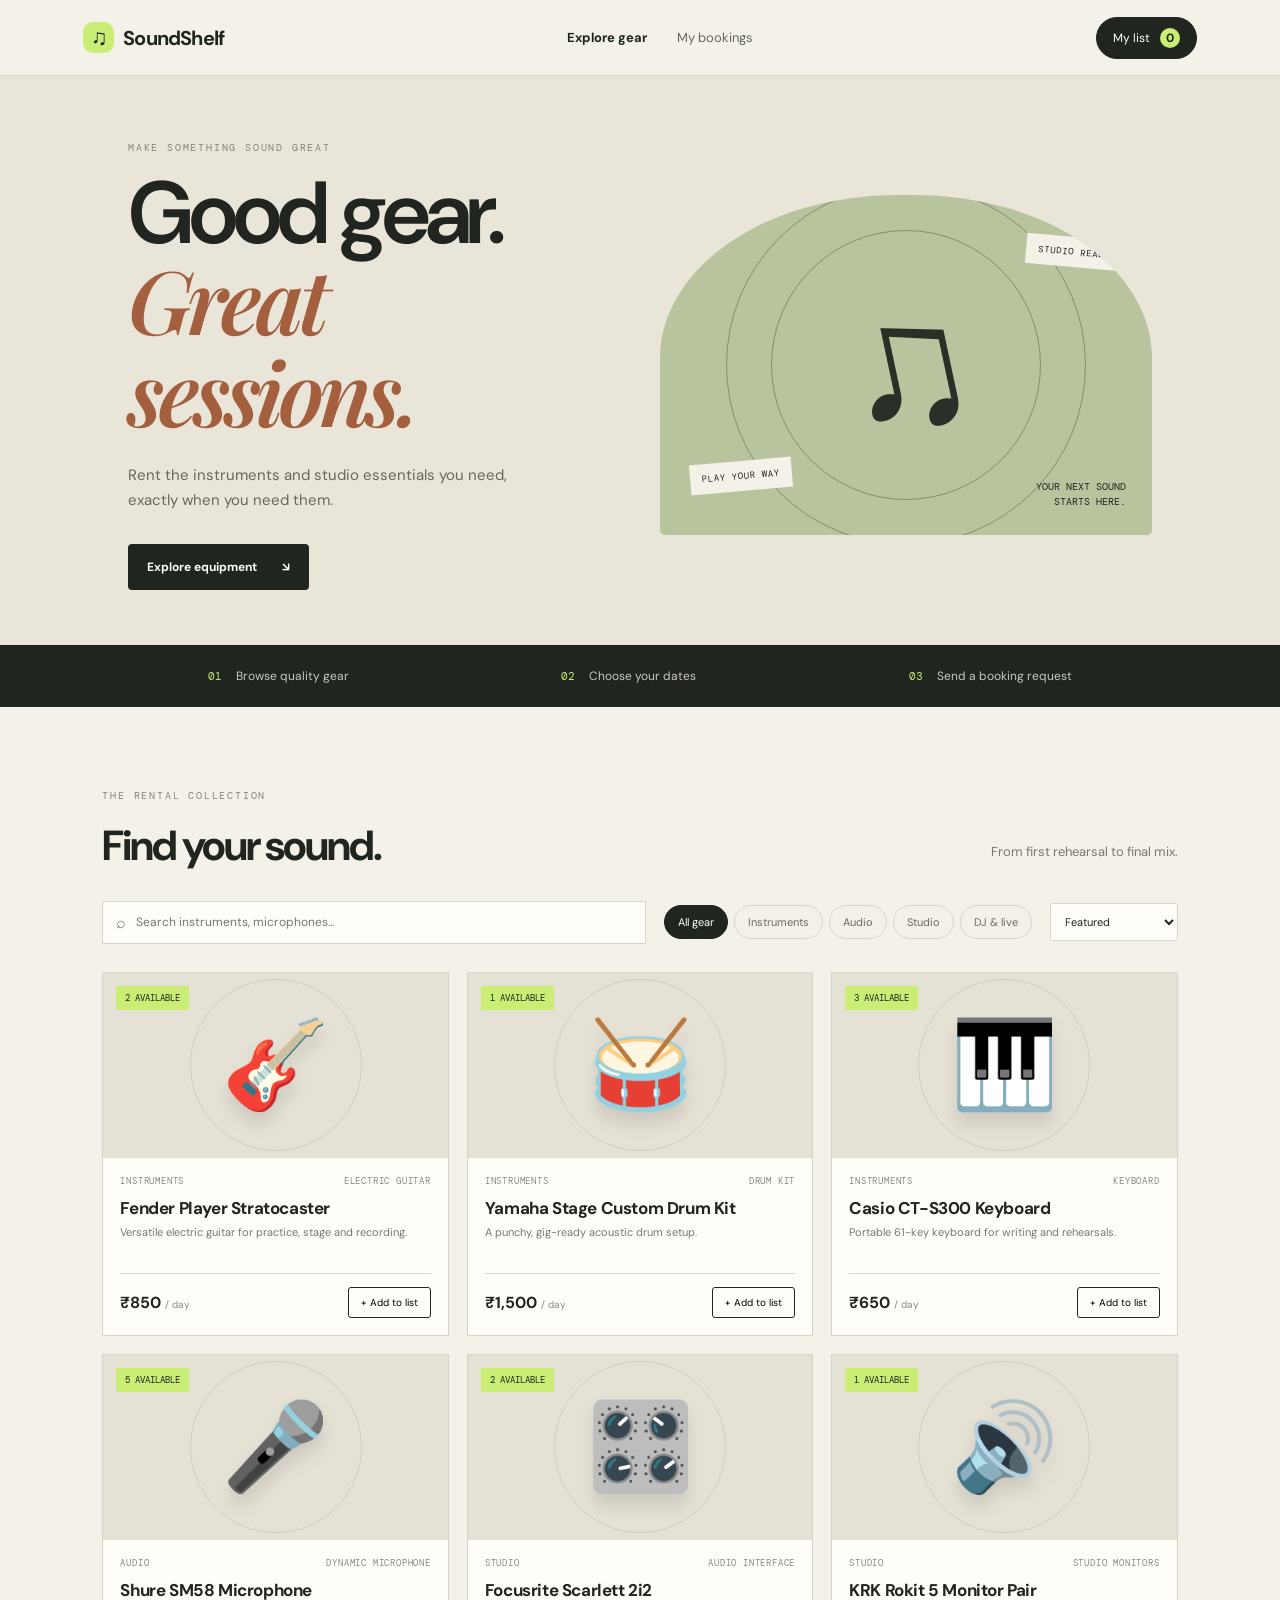
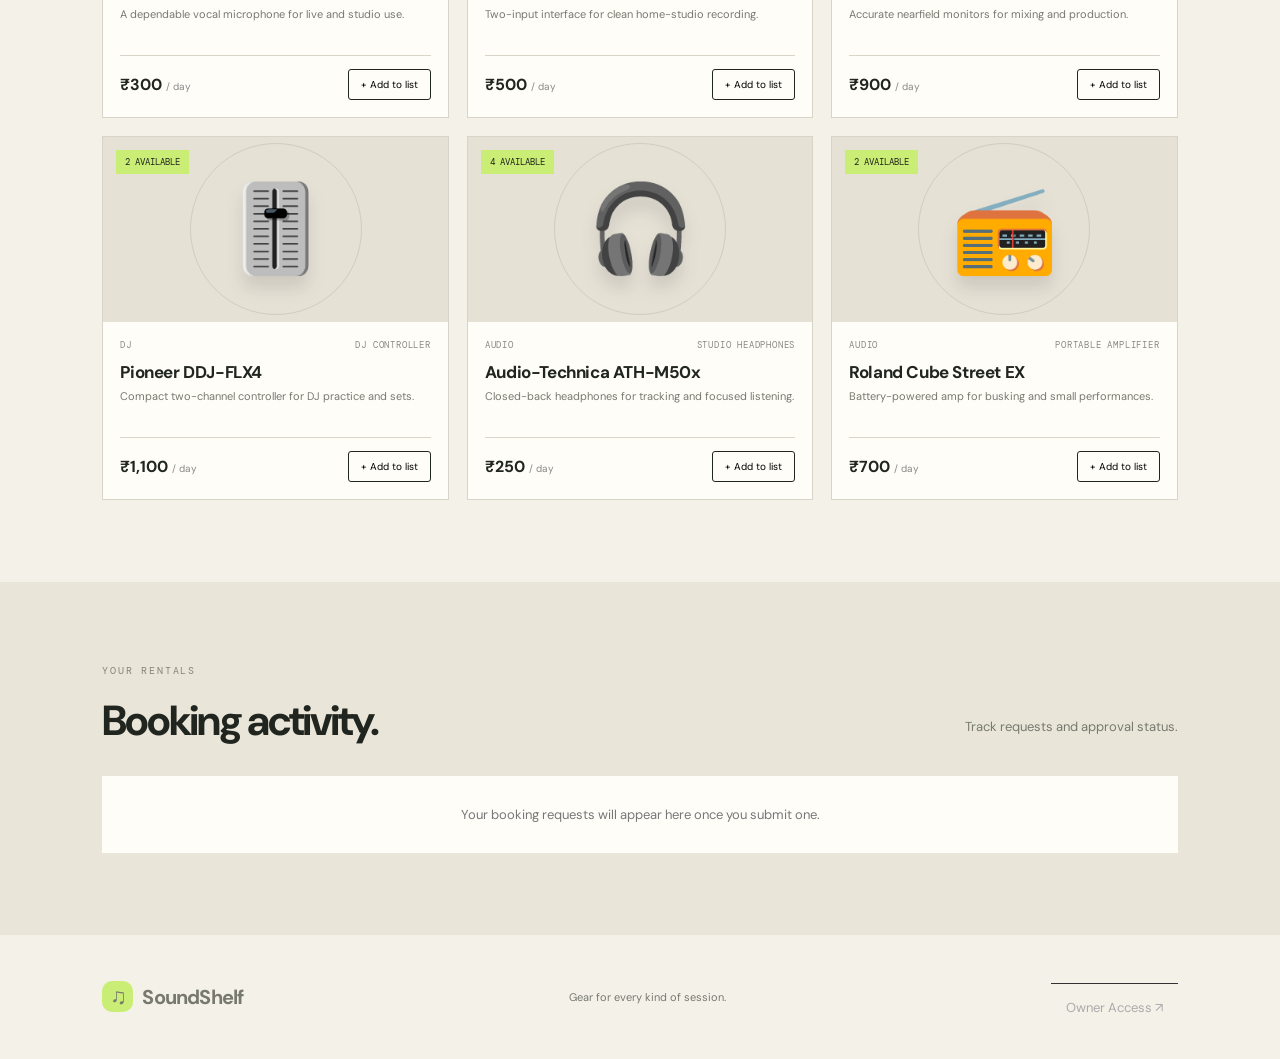
<file: index.html>
<!DOCTYPE html>
<html lang="en">
<head>
  <meta charset="UTF-8">
  <meta name="viewport" content="width=device-width, initial-scale=1.0">
  <title>SoundShelf | Equipment Rentals</title>
  <link rel="stylesheet" href="style.css">
  <script src="app.js" defer></script>
</head>
<body>
  <header class="topbar">
    <a class="brand" href="index.html"><span class="brand-mark">♫</span> SoundShelf</a>
    <nav>
  <a class="active" href="index.html">Explore gear</a>
  <a href="#my-bookings">My bookings</a>
</nav>
    <button class="cart-button" id="cart-toggle">My list <span id="cart-count">0</span></button>
  </header>

  <main>
    <section class="hero">
      <div class="hero-copy">
        <p class="eyebrow">MAKE SOMETHING SOUND GREAT</p>
        <h1>Good gear.<br><em>Great sessions.</em></h1>
        <p class="hero-sub">Rent the instruments and studio essentials you need, exactly when you need them.</p>
        <a class="primary-btn" href="#catalogue">Explore equipment <span>↘</span></a>
      </div>
      <div class="hero-art">
        <div class="hero-orbit orbit-one"></div><div class="hero-orbit orbit-two"></div>
        <div class="hero-note">♫</div>
        <div class="hero-tag tag-top">STUDIO READY</div>
        <div class="hero-tag tag-bottom">PLAY YOUR WAY</div>
        <div class="hero-caption">YOUR NEXT SOUND<br>STARTS HERE.</div>
      </div>
    </section>

    <section class="trust-strip">
      <div><strong>01</strong><span>Browse quality gear</span></div><div><strong>02</strong><span>Choose your dates</span></div><div><strong>03</strong><span>Send a booking request</span></div>
    </section>

    <section class="catalogue section" id="catalogue">
      <div class="section-heading">
        <div><p class="eyebrow">THE RENTAL COLLECTION</p><h2>Find your sound.</h2></div>
        <p class="muted">From first rehearsal to final mix.</p>
      </div>
      <div class="toolbar">
        <label class="search-box">⌕ <input id="search" type="search" placeholder="Search instruments, microphones..."></label>
        <div class="filters" id="category-filters">
          <button class="filter active" data-category="All">All gear</button>
          <button class="filter" data-category="Instruments">Instruments</button>
          <button class="filter" data-category="Audio">Audio</button>
          <button class="filter" data-category="Studio">Studio</button>
          <button class="filter" data-category="DJ">DJ & live</button>
        </div>
        <select id="sort-select" aria-label="Sort equipment"><option value="featured">Featured</option><option value="low">Price: low to high</option><option value="high">Price: high to low</option></select>
      </div>
      <div class="product-grid" id="product-grid"></div>
    </section>

    <section class="booking-section section" id="my-bookings">
      <div class="section-heading"><div><p class="eyebrow">YOUR RENTALS</p><h2>Booking activity.</h2></div><p class="muted">Track requests and approval status.</p></div>
      <div id="customer-bookings" class="booking-list"></div>
    </section>
  </main>

  <aside class="cart-drawer" id="cart-drawer" aria-hidden="true">
    <div class="drawer-head"><div><p class="eyebrow">YOUR SHORTLIST</p><h2>Rental list</h2></div><button class="icon-btn" id="close-cart" aria-label="Close">×</button></div>
    <div id="cart-items"></div>
    <div class="checkout">
      <label>Rental start date<input type="date" id="start-date"></label>
      <label>Rental end date<input type="date" id="end-date"></label>
      <label>Your name<input type="text" id="customer-name" placeholder="Enter your name"></label>
      <label>Contact number<input type="tel" id="customer-phone" placeholder="Enter phone number"></label>
      <p class="checkout-total">Estimated total <strong id="cart-total">₹0</strong></p>
      <button class="primary-btn full" id="submit-booking">Send booking request ↗</button>
      <p class="small muted">Your request is sent to the store owner for approval. No online payment is collected.</p>
    </div>
  </aside>
  <div class="scrim" id="scrim"></div>
  <footer><a class="brand" href="#"><span class="brand-mark">♫</span> SoundShelf</a><span>Gear for every kind of session.</span><div class="owner-access">
  <a href="owner.html">Owner Access ↗</a>
</div></footer>
  <div class="toast" id="toast" role="status"></div>
</body>
</html>
</file>
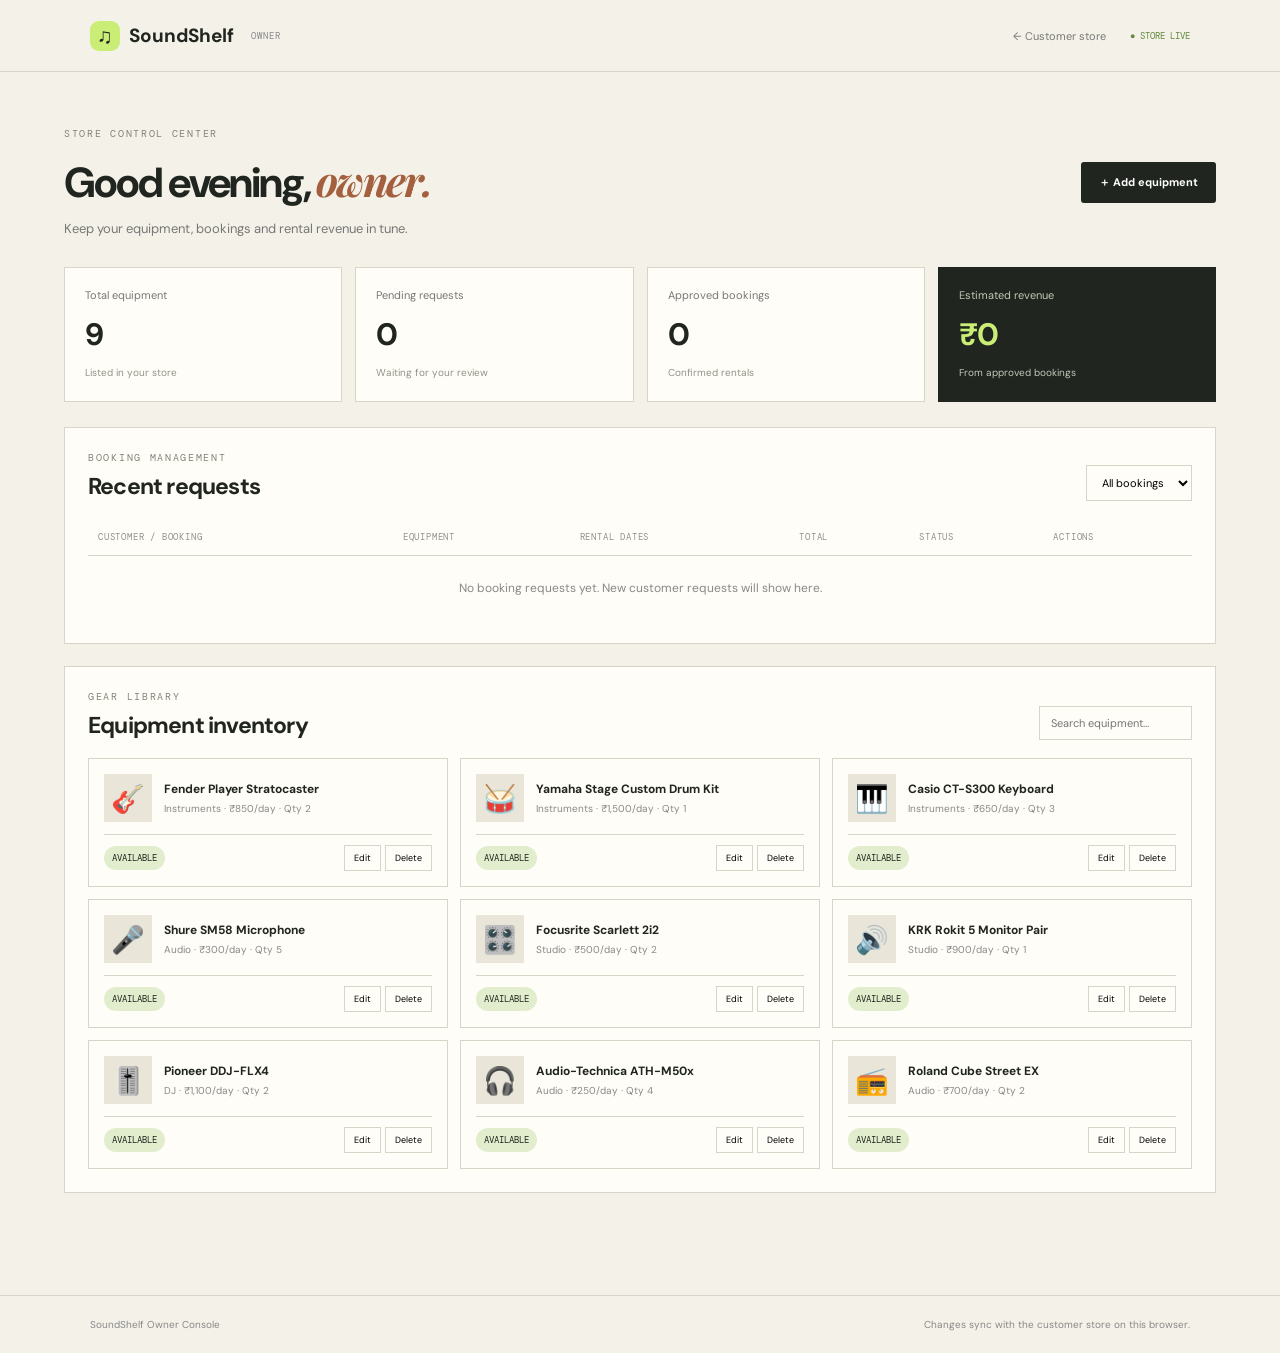
<file: owner.html>
<!DOCTYPE html>
<html lang="en">
<head><meta charset="UTF-8"><meta name="viewport" content="width=device-width, initial-scale=1.0"><title>SoundShelf | Owner dashboard</title><link rel="stylesheet" href="owner.css"><script src="owner.js" defer></script></head>
<body>
<header class="owner-top"><a class="brand" href="index.html"><span class="brand-mark">♫</span> SoundShelf <small>OWNER</small></a><div class="top-actions"><a href="index.html">← Customer store</a><span class="live-dot">● STORE LIVE</span></div></header>
<main class="dashboard">
 <div class="welcome"><div><p class="eyebrow">STORE CONTROL CENTER</p><h1>Good evening, <em>owner.</em></h1><p>Keep your equipment, bookings and rental revenue in tune.</p></div><button class="add-equipment-btn" id="open-add">＋ Add equipment</button></div>
 <section class="stats"><article><span>Total equipment</span><strong id="stat-items">0</strong><small>Listed in your store</small></article><article><span>Pending requests</span><strong id="stat-pending">0</strong><small>Waiting for your review</small></article><article><span>Approved bookings</span><strong id="stat-approved">0</strong><small>Confirmed rentals</small></article><article class="revenue-card"><span>Estimated revenue</span><strong id="stat-revenue">₹0</strong><small>From approved bookings</small></article></section>
 <section class="panel"><div class="panel-head"><div><p class="eyebrow">BOOKING MANAGEMENT</p><h2>Recent requests</h2></div><select id="booking-filter"><option value="all">All bookings</option><option value="pending">Pending</option><option value="approved">Approved</option><option value="rejected">Rejected</option><option value="completed">Completed</option></select></div><div class="table-wrap"><table><thead><tr><th>Customer / Booking</th><th>Equipment</th><th>Rental dates</th><th>Total</th><th>Status</th><th>Actions</th></tr></thead><tbody id="booking-rows"></tbody></table></div><div id="no-bookings" class="empty" hidden>No booking requests yet. New customer requests will show here.</div></section>
 <section class="panel inventory-panel"><div class="panel-head"><div><p class="eyebrow">GEAR LIBRARY</p><h2>Equipment inventory</h2></div><input id="inventory-search" type="search" placeholder="Search equipment..."></div><div id="inventory-grid" class="inventory-grid"></div></section>
</main>
<div class="modal-backdrop" id="modal-backdrop"><form class="modal" id="equipment-form"><div class="modal-head"><div><p class="eyebrow">STORE INVENTORY</p><h2 id="modal-title">Add equipment</h2></div><button type="button" id="close-modal" class="close-modal">×</button></div><input type="hidden" id="edit-id"><label>Equipment name<input id="item-name" required placeholder="e.g. Fender electric guitar"></label><div class="form-row"><label>Category<select id="item-category"><option>Instruments</option><option>Audio</option><option>Studio</option><option>DJ</option></select></label><label>Type<input id="item-type" required placeholder="e.g. Electric guitar"></label></div><div class="form-row"><label>Rent per day (₹)<input id="item-price" type="number" min="1" required></label><label>Available quantity<input id="item-stock" type="number" min="0" required></label></div><label>Emoji / icon<input id="item-emoji" maxlength="8" placeholder="🎸"></label><label>Description<textarea id="item-description" rows="3" placeholder="A short description of the equipment"></textarea></label><button class="save-btn" type="submit">Save equipment ↗</button></form></div>
<div class="toast" id="toast"></div><footer><span>SoundShelf Owner Console</span><span>Changes sync with the customer store on this browser.</span></footer>
</body></html>
</file>
<file: style.css>
@import url('https://fonts.googleapis.com/css2?family=DM+Mono:wght@400;500&family=DM+Sans:wght@400;500;600;700&family=Playfair+Display:ital,wght@0,600;0,700;1,600;1,700&display=swap');
:root{--ink:#20251f;--paper:#f4f1e9;--cream:#e8e2d5;--lime:#c9ed75;--orange:#e4774f;--muted:#77796f;--line:#d9d4c8;--white:#fffdf8}
*{box-sizing:border-box}html{scroll-behavior:smooth}body{margin:0;background:var(--paper);color:var(--ink);font-family:'DM Sans',sans-serif}a{color:inherit;text-decoration:none}button,input,select{font:inherit}button{cursor:pointer}.topbar{height:76px;padding:0 6.5%;display:flex;align-items:center;justify-content:space-between;border-bottom:1px solid var(--line);background:rgba(244,241,233,.94);position:sticky;top:0;z-index:10;backdrop-filter:blur(12px)}.brand{font-weight:700;font-size:20px;letter-spacing:-.8px;display:flex;align-items:center;gap:9px}.brand-mark{width:31px;height:31px;border-radius:10px;background:var(--lime);display:grid;place-items:center;font-size:22px}.topbar nav{display:flex;gap:30px;font-size:13px;color:#66695f}.topbar nav a.active{color:var(--ink);font-weight:700}.topbar nav a:hover,footer a:hover{color:#9a633d}.owner-link{font-family:'DM Mono',monospace;font-size:11px}.cart-button{border:1px solid var(--ink);background:var(--ink);color:white;border-radius:30px;padding:10px 16px;font-size:12px}.cart-button span{display:inline-grid;place-items:center;background:var(--lime);color:var(--ink);width:20px;height:20px;border-radius:50%;margin-left:7px;font-weight:700}
.hero{min-height:480px;padding:65px 10% 55px;display:grid;grid-template-columns:1fr 1fr;align-items:center;gap:40px;background:#e9e5d9}.eyebrow{font:10px 'DM Mono',monospace;letter-spacing:1.8px;color:#858477;margin:0 0 16px}.hero h1{font-size:clamp(55px,7vw,88px);line-height:.98;letter-spacing:-5px;margin:0 0 22px;font-weight:600}.hero h1 em{font-family:'Playfair Display',serif;color:#a45f3e;font-weight:600}.hero-sub{color:#66695f;max-width:390px;line-height:1.7;font-size:15px;margin-bottom:30px}.primary-btn{display:inline-flex;align-items:center;justify-content:space-between;gap:25px;background:var(--ink);color:white;border:0;border-radius:4px;padding:15px 19px;font-size:12px;font-weight:700;transition:.2s}.primary-btn:hover{background:#45513a;transform:translateY(-2px)}.hero-art{height:340px;background:#b8c49e;border-radius:48% 48% 5px 5px;position:relative;overflow:hidden;display:grid;place-items:center}.hero-orbit{position:absolute;border:1px solid rgba(32,37,31,.35);border-radius:50%;width:270px;height:270px}.orbit-two{width:360px;height:360px}.hero-note{font-size:180px;color:#283027;z-index:1;transform:rotate(-12deg);font-family:serif}.hero-tag{position:absolute;background:var(--paper);padding:9px 12px;font:9px 'DM Mono',monospace;letter-spacing:1px}.tag-top{top:42px;right:30px;transform:rotate(5deg)}.tag-bottom{bottom:44px;left:30px;transform:rotate(-5deg)}.hero-caption{position:absolute;right:26px;bottom:26px;font:10px 'DM Mono',monospace;line-height:1.5;text-align:right}.trust-strip{display:flex;justify-content:space-around;padding:23px 8%;background:var(--ink);color:white}.trust-strip div{display:flex;gap:14px;align-items:center;font-size:12px;color:#c9c9bd}.trust-strip strong{font:11px 'DM Mono',monospace;color:var(--lime)}
.section{padding:82px 8%}.section-heading{display:flex;justify-content:space-between;align-items:end;margin-bottom:28px}.section-heading h2{font-size:42px;letter-spacing:-2px;margin:0}.muted{color:var(--muted);font-size:13px}.toolbar{display:flex;align-items:center;gap:18px;flex-wrap:wrap;margin-bottom:28px}.search-box{background:var(--white);border:1px solid var(--line);padding:10px 13px;display:flex;gap:8px;align-items:center;flex:1;min-width:210px;color:#777}.search-box input{border:0;outline:0;background:transparent;width:100%;font-size:12px}.filters{display:flex;gap:6px;flex-wrap:wrap}.filter{border:1px solid var(--line);background:transparent;border-radius:20px;padding:9px 13px;font-size:11px;color:#686a60}.filter.active,.filter:hover{background:var(--ink);color:white;border-color:var(--ink)}#sort-select{border:1px solid var(--line);background:var(--white);padding:10px;border-radius:3px;font-size:11px;color:var(--ink)}.product-grid{display:grid;grid-template-columns:repeat(3,1fr);gap:18px}.product-card{background:var(--white);border:1px solid var(--line);overflow:hidden;transition:.2s}.product-card:hover{transform:translateY(-4px);box-shadow:0 12px 30px #20251f10}.product-visual{height:185px;background:#e6e1d5;display:grid;place-items:center;position:relative;overflow:hidden}.product-visual .emoji{font-size:86px;filter:drop-shadow(0 12px 8px #3332);transition:.25s}.product-card:hover .emoji{transform:scale(1.08) rotate(-3deg)}.product-visual:after{content:"";position:absolute;width:170px;height:170px;border:1px solid #7773;border-radius:50%}.stock-pill{position:absolute;left:13px;top:13px;z-index:1;background:var(--lime);padding:6px 9px;font:9px 'DM Mono',monospace;text-transform:uppercase}.stock-pill.unavailable{background:#f1b5a2}.product-info{padding:17px}.product-meta{display:flex;justify-content:space-between;color:#888a80;font:9px 'DM Mono',monospace;text-transform:uppercase;letter-spacing:.8px}.product-info h3{font-size:17px;margin:10px 0 5px;letter-spacing:-.4px}.product-info p{font-size:11px;color:#77796f;margin:0 0 17px;min-height:32px;line-height:1.5}.product-bottom{display:flex;align-items:center;justify-content:space-between;border-top:1px solid var(--line);padding-top:13px}.price{font-weight:700;font-size:16px}.price small{font-weight:400;color:#888;font-size:10px}.add-btn{border:1px solid var(--ink);background:transparent;padding:8px 12px;font-size:10px;border-radius:3px}.add-btn:hover:not(:disabled){background:var(--ink);color:white}.add-btn:disabled{opacity:.4;cursor:not-allowed}
.booking-section{background:#e9e5d9}.booking-list{display:grid;gap:10px}.booking-card{display:grid;grid-template-columns:1fr auto;gap:15px;background:var(--white);padding:17px 20px;border:1px solid var(--line);align-items:center}.booking-card h3{font-size:14px;margin:0 0 5px}.booking-card p{font-size:11px;color:#777;margin:0}.status{font:10px 'DM Mono',monospace;padding:7px 10px;border-radius:20px;background:#f1dfaa;text-transform:uppercase}.status.approved{background:#d8e9b5}.status.rejected{background:#f2c5b8}.status.completed{background:#d7d9d1}.empty-state{padding:30px;text-align:center;background:var(--white);color:#777;font-size:13px}
.cart-drawer{position:fixed;z-index:30;right:0;top:0;height:100%;width:min(440px,100%);background:var(--paper);padding:26px;overflow:auto;transform:translateX(105%);transition:.3s}.cart-drawer.open{transform:translateX(0)}.drawer-head{display:flex;justify-content:space-between;align-items:center;border-bottom:1px solid var(--line);padding-bottom:18px}.drawer-head h2{margin:0;font-size:26px}.icon-btn{border:0;background:transparent;font-size:30px}.cart-line{display:flex;justify-content:space-between;gap:10px;padding:15px 0;border-bottom:1px solid var(--line);font-size:12px}.cart-line small{display:block;color:#777;margin-top:4px}.remove-btn{border:0;background:none;color:#a45f3e}.checkout{padding-top:20px}.checkout label{display:block;font-size:11px;margin:12px 0;color:#65675e}.checkout input{display:block;width:100%;padding:11px;border:1px solid var(--line);background:var(--white);margin-top:6px;outline-color:#9aaa71}.checkout-total{display:flex;justify-content:space-between;border-top:1px solid var(--line);padding-top:15px;font-size:13px}.checkout-total strong{font-size:20px}.full{width:100%}.small{font-size:10px;line-height:1.5}.scrim{position:fixed;inset:0;background:#14181180;z-index:20;opacity:0;pointer-events:none;transition:.3s}.scrim.show{opacity:1;pointer-events:auto}footer{padding:28px 8%;display:flex;justify-content:space-between;align-items:center;font-size:11px;color:#77796f}.toast{position:fixed;bottom:22px;left:50%;transform:translate(-50%,20px);background:var(--ink);color:white;padding:12px 18px;border-radius:4px;font-size:12px;opacity:0;pointer-events:none;transition:.25s;z-index:50}.toast.show{opacity:1;transform:translate(-50%,0)}
@media(max-width:850px){.topbar{padding:0 4%}.topbar nav{gap:13px}.hero{padding:50px 6%;grid-template-columns:1fr 1fr}.section{padding:65px 5%}.product-grid{grid-template-columns:repeat(2,1fr)}.toolbar{align-items:stretch}.filters{order:3;width:100%}}
@media(max-width:600px){.topbar{height:auto;min-height:68px;flex-wrap:wrap;padding:12px 5%;gap:12px}.topbar nav{order:3;width:100%;justify-content:space-between;font-size:11px}.cart-button{margin-left:auto}.hero{grid-template-columns:1fr;padding:48px 7% 35px}.hero h1{font-size:62px}.hero-art{height:260px}.hero-note{font-size:135px}.trust-strip{padding:18px 5%;gap:10px;flex-direction:column}.trust-strip div{font-size:11px}.section-heading{display:block}.section-heading h2{font-size:35px}.section-heading>.muted{margin-top:8px}.product-grid{grid-template-columns:1fr}.product-visual{height:210px}.toolbar{gap:10px}.filters{overflow:auto;flex-wrap:nowrap;padding-bottom:5px}.filter{white-space:nowrap}.booking-card{grid-template-columns:1fr}.booking-card .status{justify-self:start}footer{gap:12px;flex-wrap:wrap}}
.owner-access {
  text-align: center;
  padding: 15px;
  margin-top: 20px;
  border-top: 1px solid #333;
}

.owner-access a {
  color: #aaa;
  text-decoration: none;
  font-size: 13px;
  transition: 0.3s;
}

.owner-access a:hover {
  color: #ffffff;
}
</file>
<file: owner.css>
@import url('https://fonts.googleapis.com/css2?family=DM+Mono:wght@400;500&family=DM+Sans:wght@400;500;600;700&family=Playfair+Display:ital,wght@0,600;1,600&display=swap');
:root{--ink:#20251f;--paper:#f4f1e9;--lime:#c9ed75;--orange:#e4774f;--muted:#77796f;--line:#d9d4c8;--white:#fffdf8}*{box-sizing:border-box}body{margin:0;background:var(--paper);color:var(--ink);font-family:'DM Sans',sans-serif}button,input,select,textarea{font:inherit}button{cursor:pointer}a{color:inherit;text-decoration:none}.owner-top{height:72px;padding:0 7%;display:flex;align-items:center;justify-content:space-between;border-bottom:1px solid var(--line)}.brand{font-size:19px;font-weight:700;display:flex;align-items:center;gap:9px}.brand-mark{width:30px;height:30px;border-radius:9px;background:var(--lime);display:grid;place-items:center;font-size:21px}.brand small{font:9px 'DM Mono',monospace;color:#888;margin-left:8px;letter-spacing:1px}.top-actions{display:flex;gap:24px;align-items:center;font-size:11px;color:#777}.live-dot{color:#62883b;font:9px 'DM Mono',monospace}.dashboard{max-width:1280px;margin:auto;padding:55px 5% 80px}.welcome{display:flex;justify-content:space-between;align-items:center;margin-bottom:30px}.eyebrow{font:10px 'DM Mono',monospace;letter-spacing:1.7px;color:#858477;margin:0 0 12px}.welcome h1{font-size:42px;letter-spacing:-2px;margin:0}.welcome h1 em{font-family:'Playfair Display',serif;color:#a45f3e}.welcome p:not(.eyebrow){font-size:13px;color:#777;margin:10px 0 0}.add-equipment-btn,.save-btn{background:var(--ink);color:white;border:0;padding:13px 18px;border-radius:3px;font-size:11px;font-weight:700}.add-equipment-btn:hover,.save-btn:hover{background:#47533d}.stats{display:grid;grid-template-columns:repeat(4,1fr);gap:13px;margin-bottom:25px}.stats article{background:var(--white);border:1px solid var(--line);padding:20px}.stats article span{display:block;font-size:11px;color:#777}.stats article strong{display:block;font-size:31px;letter-spacing:-1px;margin:12px 0 5px}.stats article small{font-size:10px;color:#929287}.stats .revenue-card{background:var(--ink);color:white;border-color:var(--ink)}.stats .revenue-card span,.stats .revenue-card small{color:#c3c7b8}.stats .revenue-card strong{color:var(--lime)}.panel{background:var(--white);border:1px solid var(--line);padding:23px;margin-bottom:22px}.panel-head{display:flex;justify-content:space-between;align-items:end;margin-bottom:18px}.panel-head h2{margin:0;font-size:23px;letter-spacing:-.8px}.panel-head .eyebrow{margin-bottom:7px}.panel-head select,.panel-head input{padding:9px 11px;border:1px solid var(--line);background:#fffdf8;font-size:11px;outline-color:#9aaa71}.table-wrap{overflow-x:auto}table{border-collapse:collapse;width:100%;min-width:760px;text-align:left}th{font:9px 'DM Mono',monospace;text-transform:uppercase;letter-spacing:.8px;color:#929287;padding:12px 10px;border-bottom:1px solid var(--line)}td{padding:14px 10px;border-bottom:1px solid #eeebe3;font-size:11px;vertical-align:middle}td strong{display:block;font-size:12px;margin-bottom:4px}td small{color:#888}.status{display:inline-block;padding:6px 9px;border-radius:20px;font:9px 'DM Mono',monospace;text-transform:uppercase;background:#f1dfaa}.status.approved{background:#d8e9b5}.status.rejected{background:#f2c5b8}.status.completed{background:#d7d9d1}.action-group{display:flex;gap:5px;flex-wrap:wrap}.action{border:1px solid var(--line);background:transparent;padding:6px 8px;font-size:9px;border-radius:3px}.action.approve{background:#e4efcf;border-color:#d1e0b4}.action.reject{background:#f8e3dc;border-color:#efc9bc}.action:hover{border-color:var(--ink)}.empty{text-align:center;padding:24px;color:#888;font-size:12px}.inventory-grid{display:grid;grid-template-columns:repeat(3,1fr);gap:12px}.inventory-card{border:1px solid var(--line);padding:15px;display:grid;grid-template-columns:48px 1fr;gap:12px;align-items:center}.inventory-icon{width:48px;height:48px;background:#e9e5d9;display:grid;place-items:center;font-size:27px}.inventory-card h3{font-size:12px;margin:0 0 5px}.inventory-card p{font-size:10px;color:#888;margin:0}.inventory-card .inventory-actions{grid-column:1/-1;display:flex;justify-content:space-between;align-items:center;border-top:1px solid var(--line);padding-top:10px}.availability{font:9px 'DM Mono',monospace;padding:6px 8px;background:#e2edcd;border-radius:20px}.availability.off{background:#f3d4c9}.inventory-actions button{font-size:9px;border:1px solid var(--line);background:transparent;padding:6px 9px}.modal-backdrop{position:fixed;inset:0;background:#14181188;display:none;place-items:center;padding:20px;z-index:20}.modal-backdrop.show{display:grid}.modal{background:var(--paper);padding:25px;width:min(500px,100%);max-height:90vh;overflow:auto;box-shadow:0 20px 70px #0003}.modal-head{display:flex;justify-content:space-between;align-items:start;margin-bottom:20px}.modal-head h2{margin:0;font-size:25px}.close-modal{border:0;background:none;font-size:28px}.modal label{display:block;font-size:10px;color:#6f7168;margin:12px 0}.modal input,.modal select,.modal textarea{display:block;width:100%;padding:10px;border:1px solid var(--line);background:var(--white);margin-top:6px;outline-color:#9aaa71;font-size:12px}.form-row{display:grid;grid-template-columns:1fr 1fr;gap:12px}.save-btn{width:100%;margin-top:10px}.toast{position:fixed;bottom:20px;left:50%;transform:translate(-50%,15px);background:var(--ink);color:white;padding:12px 17px;font-size:11px;opacity:0;transition:.2s;z-index:50}.toast.show{opacity:1;transform:translate(-50%,0)}footer{padding:22px 7%;border-top:1px solid var(--line);display:flex;justify-content:space-between;color:#888;font-size:10px}
@media(max-width:850px){.stats{grid-template-columns:repeat(2,1fr)}.inventory-grid{grid-template-columns:repeat(2,1fr)}.dashboard{padding-top:38px}}
@media(max-width:580px){.owner-top{padding:0 5%}.top-actions{gap:10px;font-size:10px}.dashboard{padding:35px 4% 55px}.welcome{align-items:flex-start;gap:18px;flex-direction:column}.welcome h1{font-size:35px}.stats{gap:8px}.stats article{padding:14px}.stats article strong{font-size:25px}.panel{padding:15px}.panel-head{align-items:flex-start;gap:12px;flex-direction:column}.inventory-grid{grid-template-columns:1fr}.form-row{grid-template-columns:1fr}footer{gap:10px;flex-direction:column;align-items:flex-start}}
</file>
